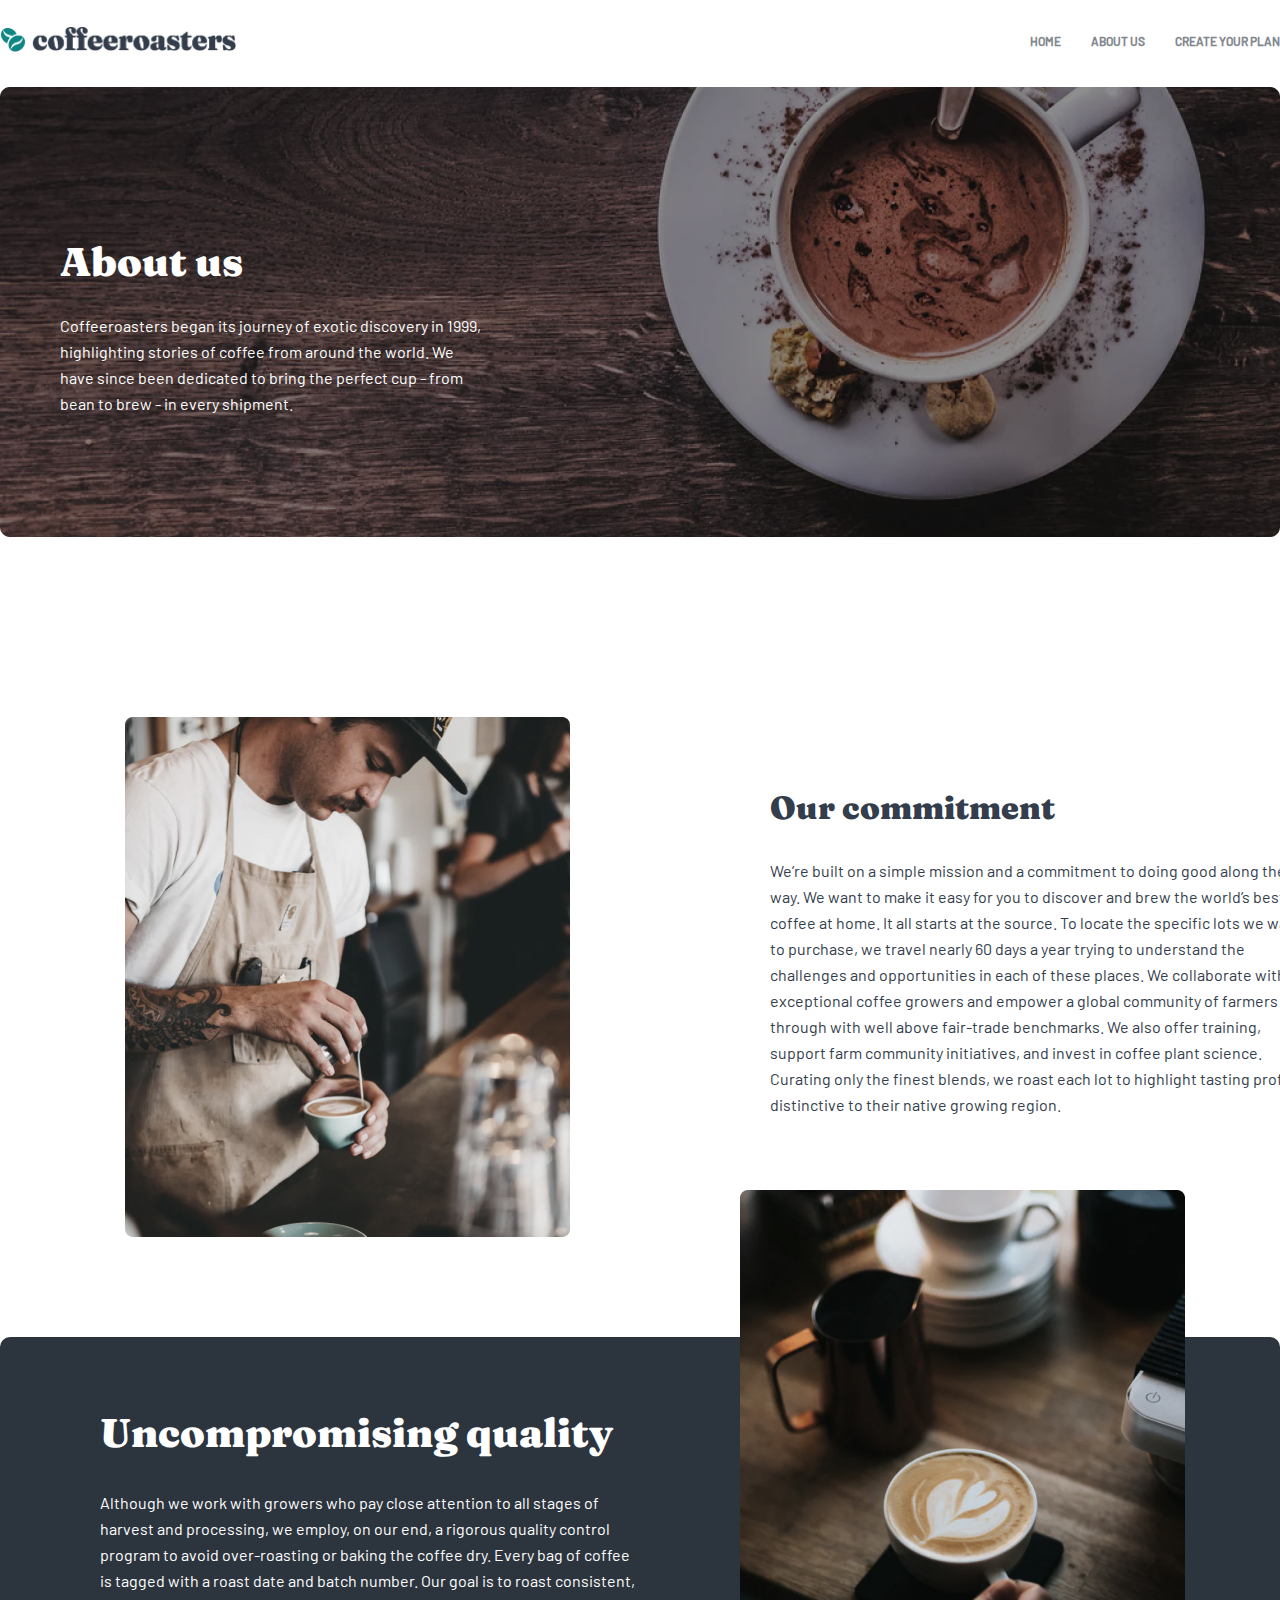
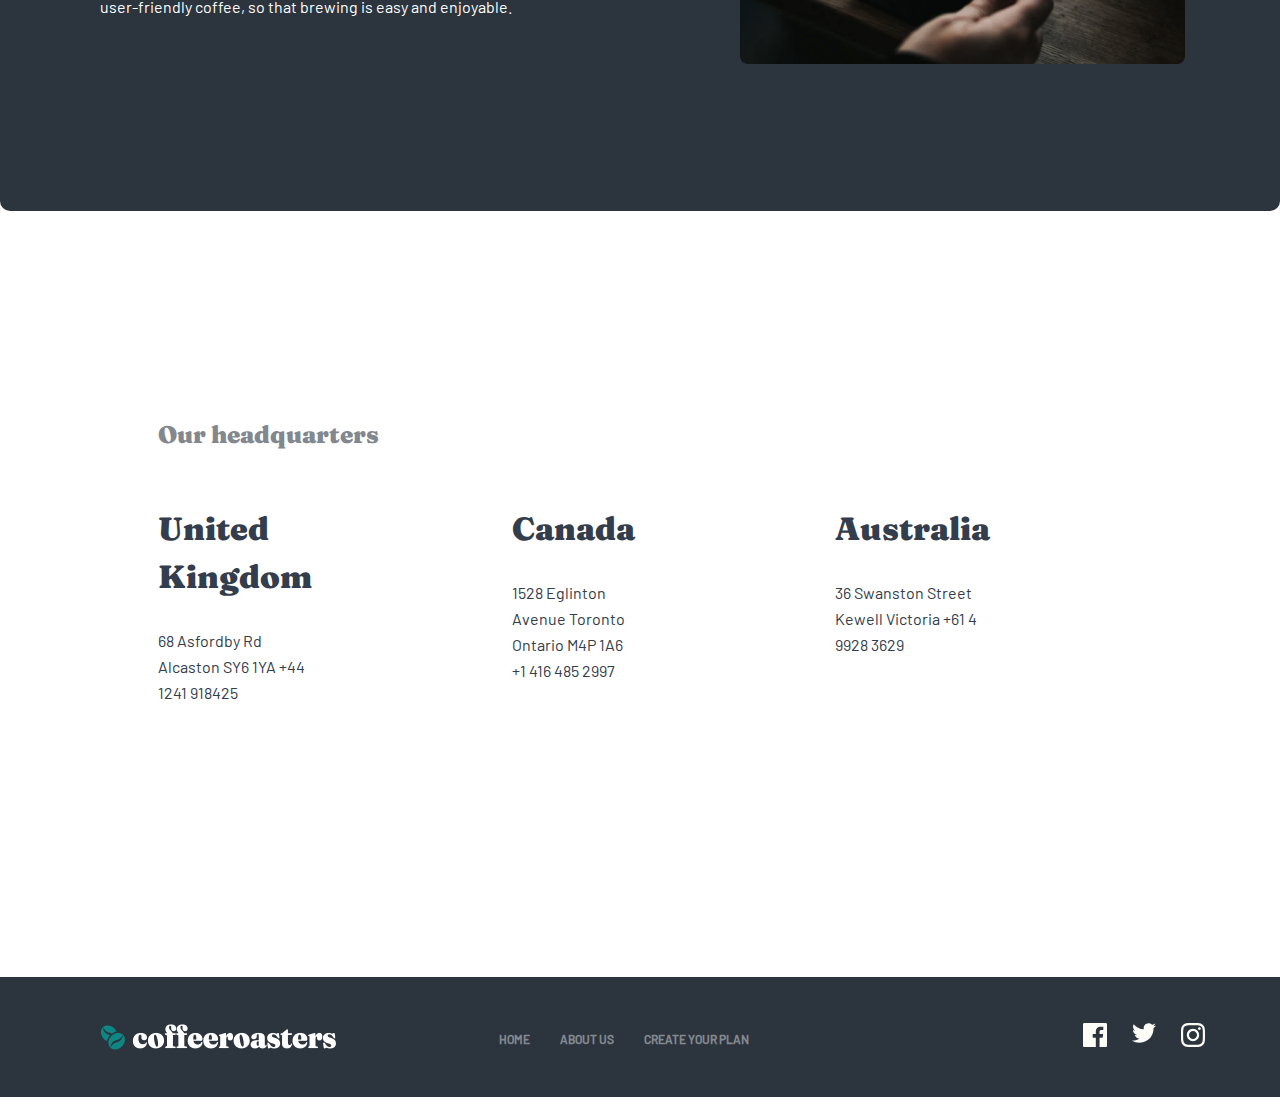
<file: about.html>
<!DOCTYPE html>
<html lang="en">
	<head>
		<meta charset="UTF-8" />
		<meta http-equiv="X-UA-Compatible" content="IE=edge" />
		<meta name="viewport" content="width=device-width, initial-scale=1.0" />
		<link rel="stylesheet" href="./about.css" />
		<title>Coffee about</title>
	</head>
	<body>
		<header class="about_header">
			<section class="about_header_section">
				<div class="about_header_wrapper">
					<ul class="about_header_wrapper_item">
						<li class="site-header-logo">
							<img
								class="site-about-logo"
								src="./images/about coffeeroaster.png"
								alt="there is a site about logo"
								width="236px"
								height="26px"
							/>
						</li>
					</ul>
					<nav class="site-header-links">
						<li class="about-links">
							<a class="site-header-links" href="./index.html">HOME</a>
						</li>
						<li class="about-links">
							<a class="site-header-links" href="./about.html">ABOUT US</a>
						</li>
						<li class="about-links">
							<a class="site-header-links" href="https://najottalim.uz/"
								>CREATE YOUR PLAN</a
							>
						</li>
					</nav>
				</div>
			</section>
		</header>
		<main>
			<section class="about-main-section">
				<div class="about-main-wrapper">
					<ul class="about-main-wrapper-item">
						<li class="site-main-item">
							<h1 class="site-big-name">
								<a class="links" href="#">About us</a>
							</h1>
							<p class="site-little-name">
								<a class="links" href="#"
									>Coffeeroasters began its journey of exotic discovery in 1999,
									highlighting stories of coffee from around the world. We have
									since been dedicated to bring the perfect cup - from bean to
									brew - in every shipment.</a
								>
							</p>
						</li>
					</ul>
				</div>

				<div class="main-wrapper">
					<ul class="main-wrapper-item">
						<li class="main-item">
							<h2 class="site-main-name">
								<a class="links" href="#">Our commitment</a>
							</h2>
							<p class="main-little-palagroph">
								<a class="links" href="#"
									>We’re built on a simple mission and a commitment to doing
									good along the way. We want to make it easy for you to
									discover and brew the world’s best coffee at home. It all
									starts at the source. To locate the specific lots we want to
									purchase, we travel nearly 60 days a year trying to understand
									the challenges and opportunities in each of these places. We
									collaborate with exceptional coffee growers and empower a
									global community of farmers through with well above fair-trade
									benchmarks. We also offer training, support farm community
									initiatives, and invest in coffee plant science. Curating only
									the finest blends, we roast each lot to highlight tasting
									profiles distinctive to their native growing region.</a
								>
							</p>
						</li>
					</ul>
				</div>
			</section>

			<section class="all-main-wrapper">
				<ul class="main-wrapper-item">
					<li class="all-main-item">
						<h2 class="site-big-name">
							<a class="links" href="#">Uncompromising quality</a>
						</h2>
						<p class="all-main-little-palagroph">
							<a class="links" href="#"
								>Although we work with growers who pay close attention to all
								stages of harvest and processing, we employ, on our end, a
								rigorous quality control program to avoid over-roasting or
								baking the coffee dry. Every bag of coffee is tagged with a
								roast date and batch number. Our goal is to roast consistent,
								user-friendly coffee, so that brewing is easy and enjoyable.</a
							>
						</p>
					</li>
				</ul>
			</section>
			<section class="bottom-main">
				<div class="bottom-main-wrapper">
					<ul class="bottom-main-wrapper-item">
						<li class="bottom-main-wrapper-items">
							<h2 class="site-main-name-one">
								<a class="links-main-bottom-one" href="#">Our headquarters</a>
							</h2>
						</li>
					</ul>
					<ul class="bottom-main-wrapper-item-second">
						<li class="bottom-main-wrapper-items">
							<h2 class="site-main-name">
								<a class="links-main-bottom" href="#">United Kingdom</a>
							</h2>
							<p class="all-main-little-palagroph-second">
								<a class="links-main-bottom-links" href="#"
									>68 Asfordby Rd Alcaston SY6 1YA +44 1241 918425</a
								>
							</p>
						</li>
						<li class="bottom-main-wrapper-items">
							<h2 class="site-main-name">
								<a class="links-main-bottom" href="#">Canada</a>
							</h2>
							<p class="all-main-little-palagroph-second">
								<a class="links-main-bottom-links" href="#"
									>1528 Eglinton Avenue Toronto Ontario M4P 1A6 +1 416 485
									2997</a
								>
							</p>
						</li>
						<li class="bottom-main-wrapper-items">
							<h2 class="site-main-name">
								<a class="links-main-bottom" href="#">Australia</a>
							</h2>
							<p class="all-main-little-palagroph-second">
								<a class="links-main-bottom-links" href="#"
									>36 Swanston Street Kewell Victoria +61 4 9928 3629</a
								>
							</p>
						</li>
					</ul>
				</div>
			</section>
		</main>
		<!-- footer -->
		<footer class="footer of the site">
			<section class="site-footer-section">
				<div class="site-footer-wrapper">
					<ul class="site-footer-wrapper-logo">
						<li class="site-footer-wrapper-logo">
							<img
								src="./images/about footer logo.png"
								alt="there is a site logo"
								width="236px"
								height="26px"
							/>
						</li>
					</ul>

					<nav class="site-footer-items-links">
						<ul class="links-wrapper">
							<li class="links-items">
								<a class="footer-links" href="./index.html">HOME</a>
							</li>
							<li class="links-items">
								<a class="footer-links" href="./about.html">ABOUT US</a>
							</li>
							<li class="links-items">
								<a class="footer-links" href="#">CREATE YOUR PLAN</a>
							</li>
						</ul>
					</nav>
					<nav class="site-items-second-links">
						<li>
							<a class="site-messengers" href="#"
								><img
									src="./images/facebook (1).svg"
									alt="there is a site messengers"
							/></a>
						</li>
						<li>
							<a class="site-messengers" href="#"
								><img
									src="./images/twitter.svg"
									alt="there is a site messengers"
							/></a>
						</li>
						<li>
							<a class="site-messengers" href="#"
								><img
									src="./images/instagram (1).svg"
									alt="there is a site messengers"
							/></a>
						</li>
					</nav>
				</div>
			</section>
		</footer>
	</body>
</html>
</file>
<file: about.css>
@font-face {
	font-family: "Fraunces";
	font-style: normal;
	font-weight: 400;
	src: url("../fonts/fraunces-v10-latin-regular.woff2") format("woff2"),
		url("../fonts/fraunces-v10-latin-regular.woff") format("woff");
}
@font-face {
	font-family: "Fraunces";
	font-style: normal;
	font-weight: 900;
	src: url("../fonts/fraunces-v10-latin-900.woff2") format("woff2"),
		url("../fonts/fraunces-v10-latin-900.woff") format("woff");
}

@font-face {
	font-family: "Barlow";
	font-style: normal;
	font-weight: 500;
	src: url("../fonts/barlow-v5-latin-500.woff2") format("woff2"),
		url("../fonts/barlow-v5-latin-500.woff") format("woff");
}

@font-face {
	font-family: "Barlow";
	font-style: normal;
	font-weight: 400;
	src: url("../fonts/barlow-v5-latin-regular.woff2") format("woff2"),
		url("../fonts/barlow-v5-latin-regular.woff") format("woff");
}

* {
	box-sizing: border-box;
}
body {
	margin: 0;
	padding: 0;
}
.links {
	color: white;
	text-decoration: none;
}
.site-main-name .links {
	color: #333d4b;
}
.main-little-palagroph .links {
	color: #333d4b;
}
/* header */

.about_header_wrapper_item {
	padding: 0;
}
.site-header-logo {
	list-style: none;
}

.about_header_wrapper {
	width: 1280px;
	display: flex;
	margin: auto;
	list-style: none;
	margin-top: 10px;
	margin-bottom: 15px;
}
.site-header-links {
	font-family: Barlow;
	font-style: normal;
	font-weight: bold;
	font-size: 12px;
	line-height: 15px;
	display: flex;
	align-items: center;
	margin-left: auto;
	text-decoration: none;
	color: #83888f;
}
.about-links {
	padding-left: 30px;
}

/* site-main */

.about-main-wrapper-item {
	width: 1280px;
	height: 450px;
	background-image: url(./images/about\ backround\ img.png);
	background-repeat: no-repeat;
	margin: auto;
}
.site-big-name {
	font-family: Fraunces, sans-serif;
	font-style: normal;
	font-weight: 900;
	font-size: 40px;
	line-height: 48px;
	color: white;
}
.site-little-name {
	font-family: Barlow, sans-serif;
	font-style: normal;
	font-weight: normal;
	font-size: 16px;
	line-height: 26px;
	color: #fefcf7;
}
.site-main-item {
	width: 445px;
	height: 176px;
	list-style: none;
	padding-top: 10%;
	padding-left: 20px;
}

/*first-bottom-main */

.main-wrapper-item {
	width: 1110px;
	height: 420px;
	display: flex;
	margin: auto;
	margin-top: 180px;
	margin-bottom: 200px;
}
.main-wrapper .main-wrapper-item::before {
	content: url(./images/waiter.png);
}
.main-item {
	width: 540px;
	height: 340px;
	list-style: none;
	margin: auto 0;
	margin-left: 200px;
}
.site-main-name {
	font-family: Fraunces, sans-serif;
	font-style: normal;
	font-weight: 900;
	font-size: 40px;
	line-height: 48px;
	color: #333d4b;
}

.main-little-palagroph {
	font-family: Barlow, sans-serif;
	font-style: normal;
	font-weight: normal;
	font-size: 16px;
	line-height: 26px;
	width: 540px;
	height: 260px;
}

/* second-main-bottom */

.all-main-wrapper .main-wrapper-item {
	width: 1280px;
	height: 474px;
	color: white;
	padding-left: 100px;
	padding-top: 3%;
	background-color: #2c343e;
	border-radius: 10px;
}
.all-main-item {
	width: 540px;
	height: 210px;
	list-style: none;
}
.all-main-little-palagroph {
	font-family: Barlow, sans-serif;
	font-style: normal;
	font-weight: normal;
	font-size: 16px;
	line-height: 26px;
	width: 540px;
	height: 130px;
}
.all-main-little-palagroph::before {
	width: 445px;
	height: 475px;
	content: url(./images/coffee.png);
	position: absolute;
	margin-left: 640px;
	margin-top: -300px;
}
/* third-main-bottom */
.site-main-name {
	font-family: Fraunces, sans-serif;
	font-style: normal;
	font-weight: 900;
	font-size: 32px;
	line-height: 48px;
}
.bottom-main-wrapper-item-second {
	width: 285px;
	height: 167px;
	display: flex;
	list-style: none;
}
.bottom-main-wrapper-item-second:nth-child(0) {
	content: url(./images/Combined\ Shape1.svg);
}

.bottom-main-wrapper {
	width: 1045px;
	height: 366px;
	margin: auto;
}
.bottom-main-wrapper-items {
	text-decoration: none;
	color: #7b6464;
	list-style: none;

	padding-right: 200px;
}
.site-main-name-one {
	font-family: Fraunces, sans-serif;
	font-style: normal;
	font-weight: 900;
	font-size: 24px;
	line-height: 48px;
}
.links-main-bottom-one {
	text-decoration: none;
	color: #83888f;
}
.links-main-bottom {
	width: 272px;
	text-decoration: none;
	color: #333d4b;
}
.links-main-bottom-links {
	font-family: Barlow, sans-serif;
	font-style: normal;
	font-weight: normal;
	font-size: 16px;
	line-height: 26px;
	width: 272px;
	text-decoration: none;
	color: #333d4b;
}
/* footer */
.site-footer-section {
	margin-top: 200px;
}
.site-footer-wrapper {
	width: 1280px;
	height: 120px;
	position: relative;
	display: flex;

	margin: auto;
	align-items: center;
	list-style: none;
	background-color: #2c343e;
	margin-top: 10px;
	margin-bottom: 15px;
}
.site-footer-wrapper-logo {
	font-family: Fraunces 9pt, sans-serif;
	font-style: normal;
	font-weight: 900;
	font-size: 25px;
	line-height: 25px;
	display: flex;
	margin-left: 50px;
	padding: 0;
}

/* footer links */
.footer-logo {
	color: white;
}
.site-footer-items-links {
	text-align: center;
	margin-left: 93px;
}
.links-wrapper {
	height: 15px;
	display: flex;
	list-style: none;
}
.footer-links {
	font-family: Barlow, sans-serif;
	font-style: normal;
	font-weight: bold;
	font-size: 12px;
	line-height: 15px;
	text-decoration: none;
	padding-left: 30px;
	color: #83888f;
}
.site-items-second-links {
	display: flex;
	margin-left: auto;
	margin-right: 50px;
}
.site-messengers {
	padding-right: 25px;
}
</file>
